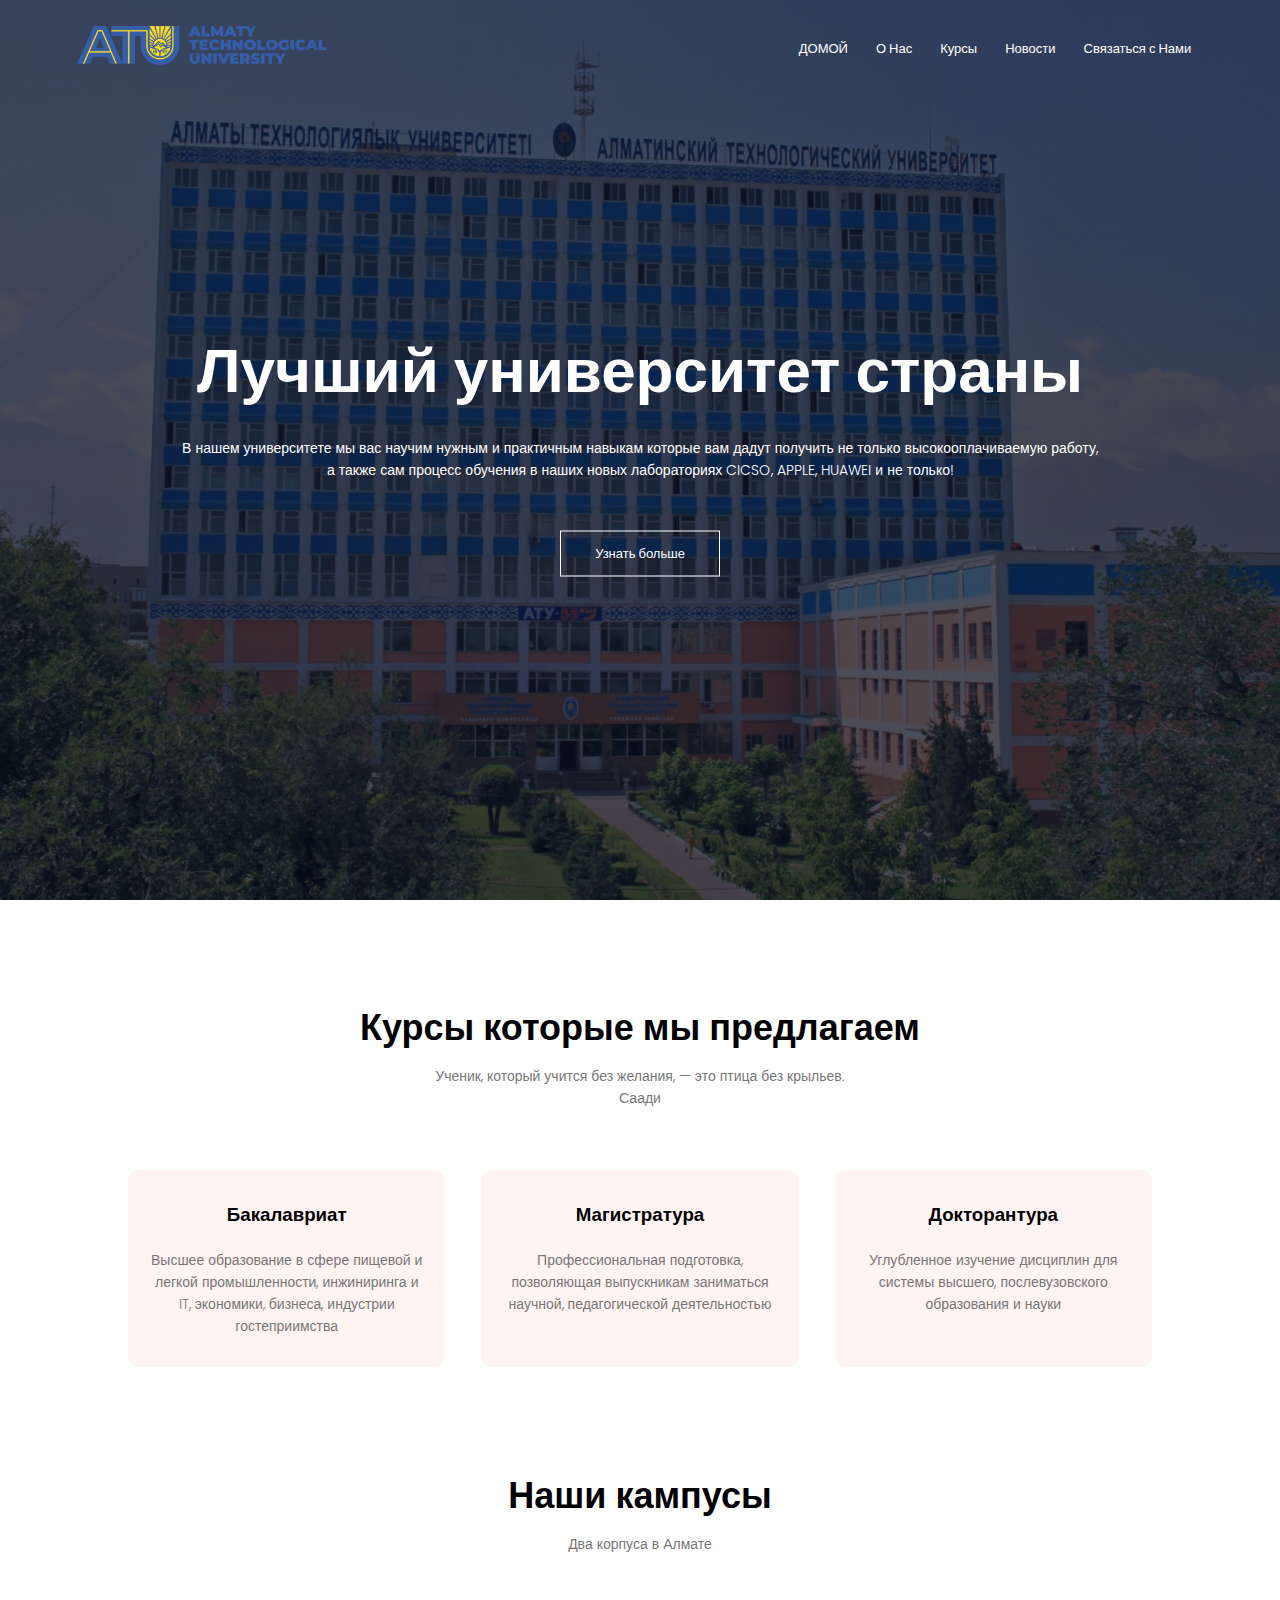
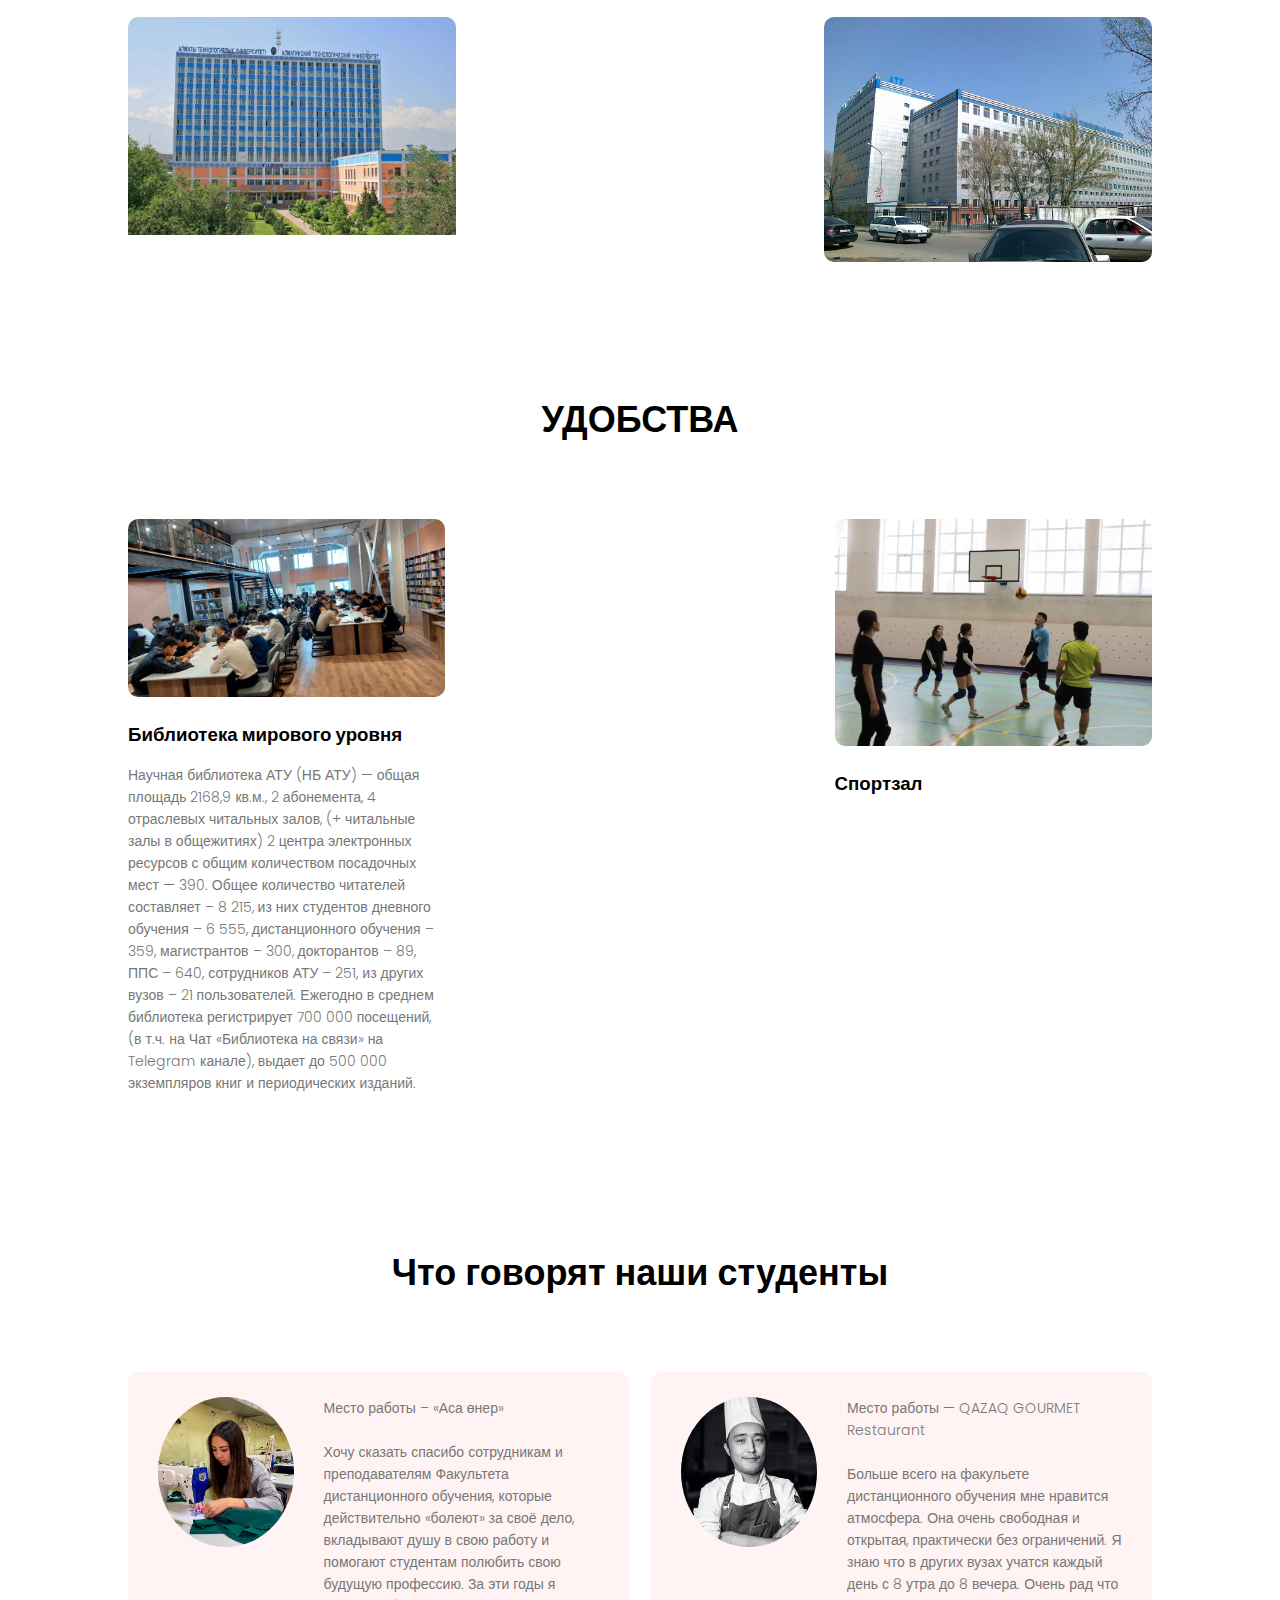
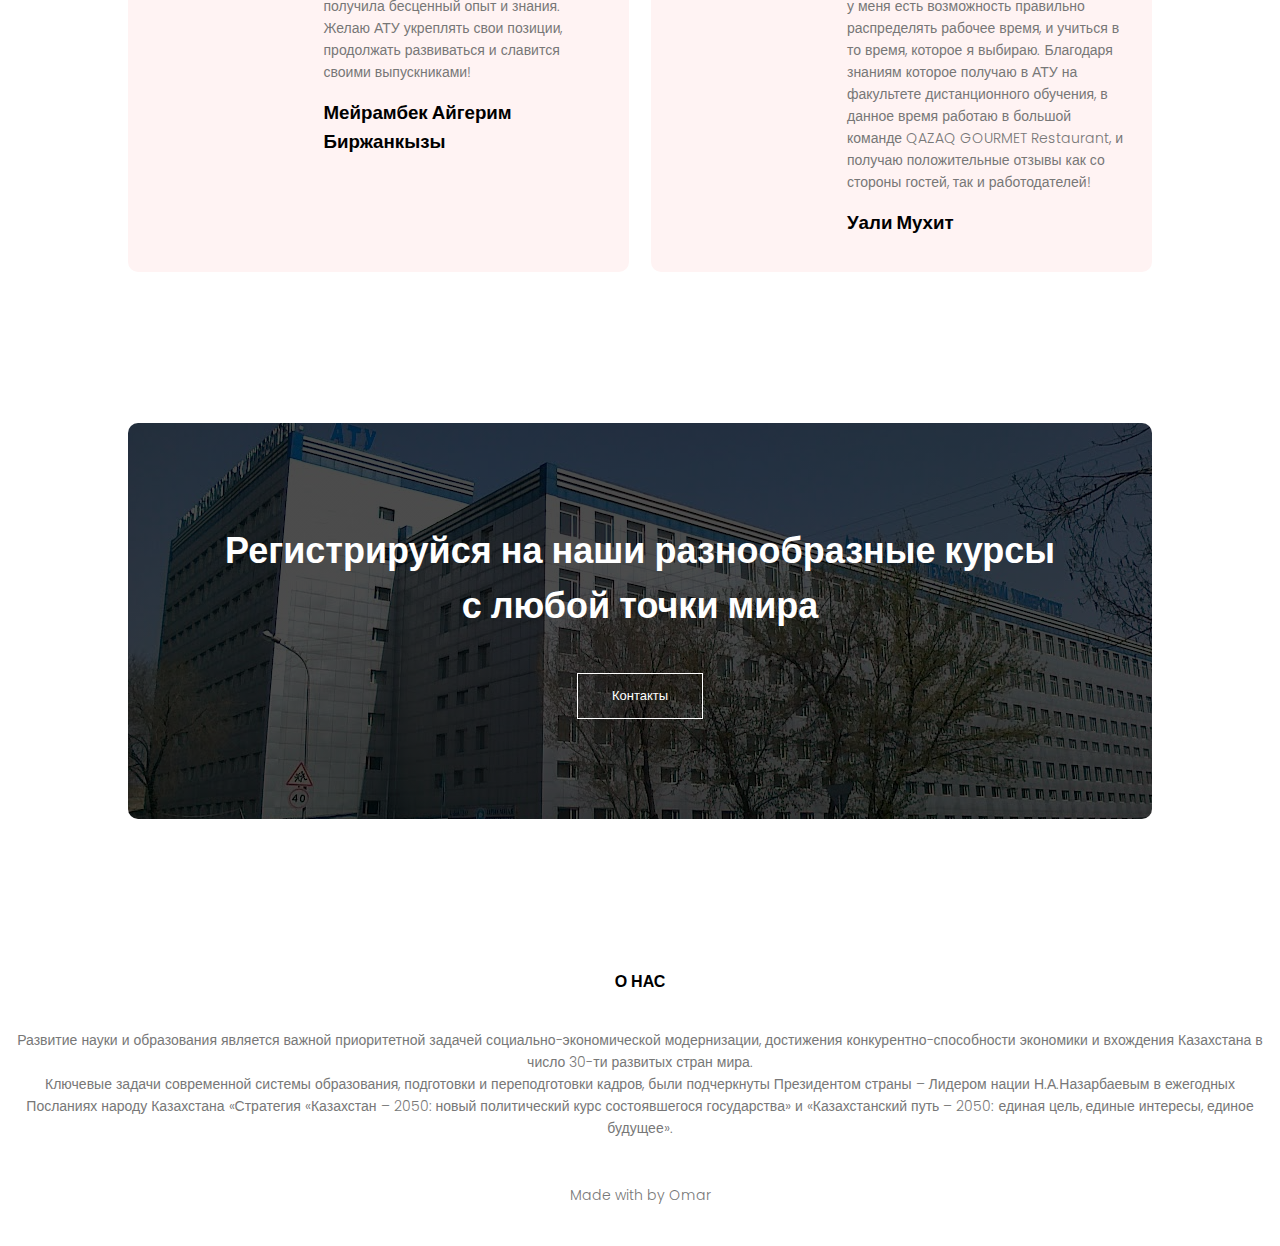
<file: index.html>
<!DOCTYPE html>
<html>
    
    <head>
        <meta name="viewport" content="width=device-width, initial-scale=1.0">
        <title>University website</title>
        <link rel="stylesheet" href="style.css"
        <link rel="preconnect" href="https://fonts.googleapis.com">
<link rel="preconnect" href="https://fonts.gstatic.com" crossorigin>
<link href="https://fonts.googleapis.com/css2?family=Poppins:wght@100;200;300;400;600;700&display=swap" rel="stylesheet">
        
<link rel="stylesheet" href="https://cdnjs.cloudflare.com/ajax/libs/font-awesome/6.4.0/css/all.min.css" integrity="sha512-iecdLmaskl7CVkqkXNQ/ZH/XLlvWZOJyj7Yy7tcenmpD1ypASozpmT/E0iPtmFIB46ZmdtAc9eNBvH0H/ZpiBw==" crossorigin="anonymous" referrerpolicy="no-referrer" />
    
    </head>
<body>
        <section class="header">
            <nav>
            
            <a href="index.html"> <img src="images/logo.png"> </a>
                <div class="nav-links" id="navLinks">
                <i class="fa fa-times" onclick="hideMenu()"></i>
                    <ul>
                    <li><a href="index.html">ДОМОЙ</a></li>
                    <li><a href="about.html">О Нас</a></li>
                    <li><a href="course.html">Курсы</a></li>
                    <li><a href="blog.html">Новости</a></li>
                    <li><a href="contacts.html">Связаться с Нами</a></li>
                    </ul>
                
                </div>
                <i class="fa fa-bars" onclick="showMenu()"></i>
            </nav>
<div class="text-box">
    <h1>Лучший университет страны</h1>
    <p>В нашем университете мы вас научим нужным и практичным навыкам которые вам дадут получить не только высокооплачиваемую работу, <br> а также сам процесс обучения в наших новых лабораториях CICSO, APPLE, HUAWEI и не только! 
    </p>
    <a href="" class="hero-btn">Узнать больше</a>
    
</div>
        
        </section>
<!----------Course---------->
    
<section class="course">
    <h1>Курсы которые мы предлагаем</h1>
    <p>Ученик, который учится без желания, — это птица без крыльев.<br>Саади</p>
    
    <div class="row">
        <div class="course-col">
            <h3>Бакалавриат</h3> 
            <p>Высшее образование в сфере пищевой и легкой промышленности, инжиниринга и IT, экономики, бизнеса, индустрии гостеприимства</p>
        </div>
        <div class="course-col">
            <h3>Магистратура</h3> 
            <p>Профессиональная подготовка, позволяющая выпускникам заниматься научной, педагогической деятельностью</p>
        </div>
        <div class="course-col">
            <h3>Докторантура</h3> 
            <p>Углубленное изучение дисциплин для системы высшего, послевузовского образования и науки</p>
        </div>
    </div>

</section>

    <!---------campus-------->

    <section class="campus">
        <h1>Наши кампусы</h1>
        <p>Два корпуса в Алмате</p>
        
        <div class="row">
            <div class="campus-col">
                <img src="images/baitursynova.jpg">
                <div class="layer"> 
                    <h3>На Байтурсынова</h3>
                </div>
            </div>
            <div class="campus-col">
                <img src="images/sayran.jpg">
                <div class="layer"> 
                    <h3>На Сайране</h3>
                </div>
            </div>
        </div>
    </section>
    
<!----------------FACILITIES------>
    <section class="facilities">
        <h1>УДОБСТВА</h1>
        <p> </p>
        
        <div class="row">
            <div class="facilities-col">
                <img src="images/library.jpeg">
                <h3>Библиотека мирового уровня</h3>
                <p>Научная библиотека АТУ (НБ АТУ) — общая площадь 2168,9 кв.м., 2 абонемента, 4 отраслевых читальных залов, (+ читальные залы в общежитиях) 2 центра электронных ресурсов с общим количеством посадочных мест — 390. Общее количество читателей составляет – 8 215, из них студентов дневного обучения – 6 555, дистанционного обучения –359, магистрантов – 300, докторантов – 89, ППС – 640, сотрудников АТУ – 251, из других вузов – 21 пользователей. Ежегодно в среднем библиотека регистрирует 700 000 посещений, (в т.ч. на Чат «Библиотека на связи» на Telegram канале),  выдает до 500 000 экземпляров книг и периодических изданий.</p>
            </div>
            <div class="facilities-col">
                <img src="images/sportzal.jpg">
                <h3>Спортзал</h3>
                <p></p>
            </div>
        </div>
        
    </section>
    
    
<!--------------------OTZYVY------->
    
<section class="otzyvy">
        <h1>Что говорят наши студенты</h1>
        <p> </p>
    <div class="row">
        <div class="otzyvy-col">
            <img src="images/aigerim.png">
            <div>
                <p>Место работы – «Аса өнер»<br><br>
                    Хочу сказать спасибо сотрудникам и  преподавателям Факультета дистанционного обучения, которые действительно «болеют» за своё дело, вкладывают душу в свою работу и помогают студентам полюбить свою будущую профессию. За эти годы я получила бесценный опыт и знания. Желаю АТУ укреплять свои позиции, продолжать развиваться и славится своими выпускниками!</p>
                <h3>Мейрамбек Айгерим Биржанкызы</h3>
                <i class="fa fa-star"></i>
                <i class="fa fa-star"></i>
                <i class="fa fa-star"></i>
                <i class="fa fa-star"></i>
                <i class="fa fa-star-o"></i>


            </div>
        </div>
        <div class="otzyvy-col">
            <img src="images/uali.png">
            <div>
                <p>Место работы — QAZAQ GOURMET Restaurant <br><br>
                    Больше всего на факульете дистанционного обучения мне нравится атмосфера. Она очень свободная и открытая, практически без ограничений. Я знаю что в других вузах учатся каждый день с 8 утра до 8 вечера. Очень рад что у меня есть возможность правильно распределять рабочее время, и учиться в то время, которое я выбираю. Благодаря знаниям которое получаю в АТУ на факультете дистанционного обучения, в данное время работаю в большой команде QAZAQ GOURMET Restaurant, и получаю положительные отзывы как со стороны гостей, так и работодателей!</p>
                <h3>Уали Мухит</h3>
                <i class="fa fa-star"></i>
                <i class="fa fa-star"></i>
                <i class="fa fa-star"></i>
                <i class="fa fa-star"></i>
                <i class="fa fa-star-half-o"></i>
            </div>
        </div>
        
    </div>

    </section>
    
<!-----------------CALL TO ACTION----------->

<section class="cta">
    <h1>Регистрируйся на наши разнообразные курсы<br>с любой точки мира</h1>
    <a href="" class="hero-btn">Контакты</a>
</section>    
    

<!-----------------Footer----------->
    <section class="footer">
        <h4>О НАС</h4>
        <p>Развитие науки и образования является важной приоритетной задачей социально-экономической модернизации, достижения конкурентно-способности экономики и вхождения Казахстана в число 30-ти развитых стран мира.<br>
Ключевые задачи современной системы образования, подготовки и переподготовки кадров, были подчеркнуты Президентом страны – Лидером нации Н.А.Назарбаевым в ежегодных Посланиях народу Казахстана «Стратегия «Казахстан – 2050: новый политический курс состоявшегося государства» и «Казахстанский путь – 2050: единая цель, единые интересы, единое будущее».</p>
        <div class="icons">
        <i class="fab fa-facebook"></i>
        <i class="fab fa-twitter"></i>
        <i class="fab fa-instagram"></i>
        <p>Made with <i class="far fa-heart"></i> by Omar </p>
</div>
    
    </section>
    
    
    
    
    


<!------JavaScript for Toggle Menu--------->
    <script>
    var navLinks = document.getElementById("navLinks");
    
    function showMenu(){
        navLinks.style.right = "0";
        
    }
    function hideMenu(){
        navLinks.style.right = "-200px";
        
    }
        
    </script>
    
</body>
    
</html>
</file>
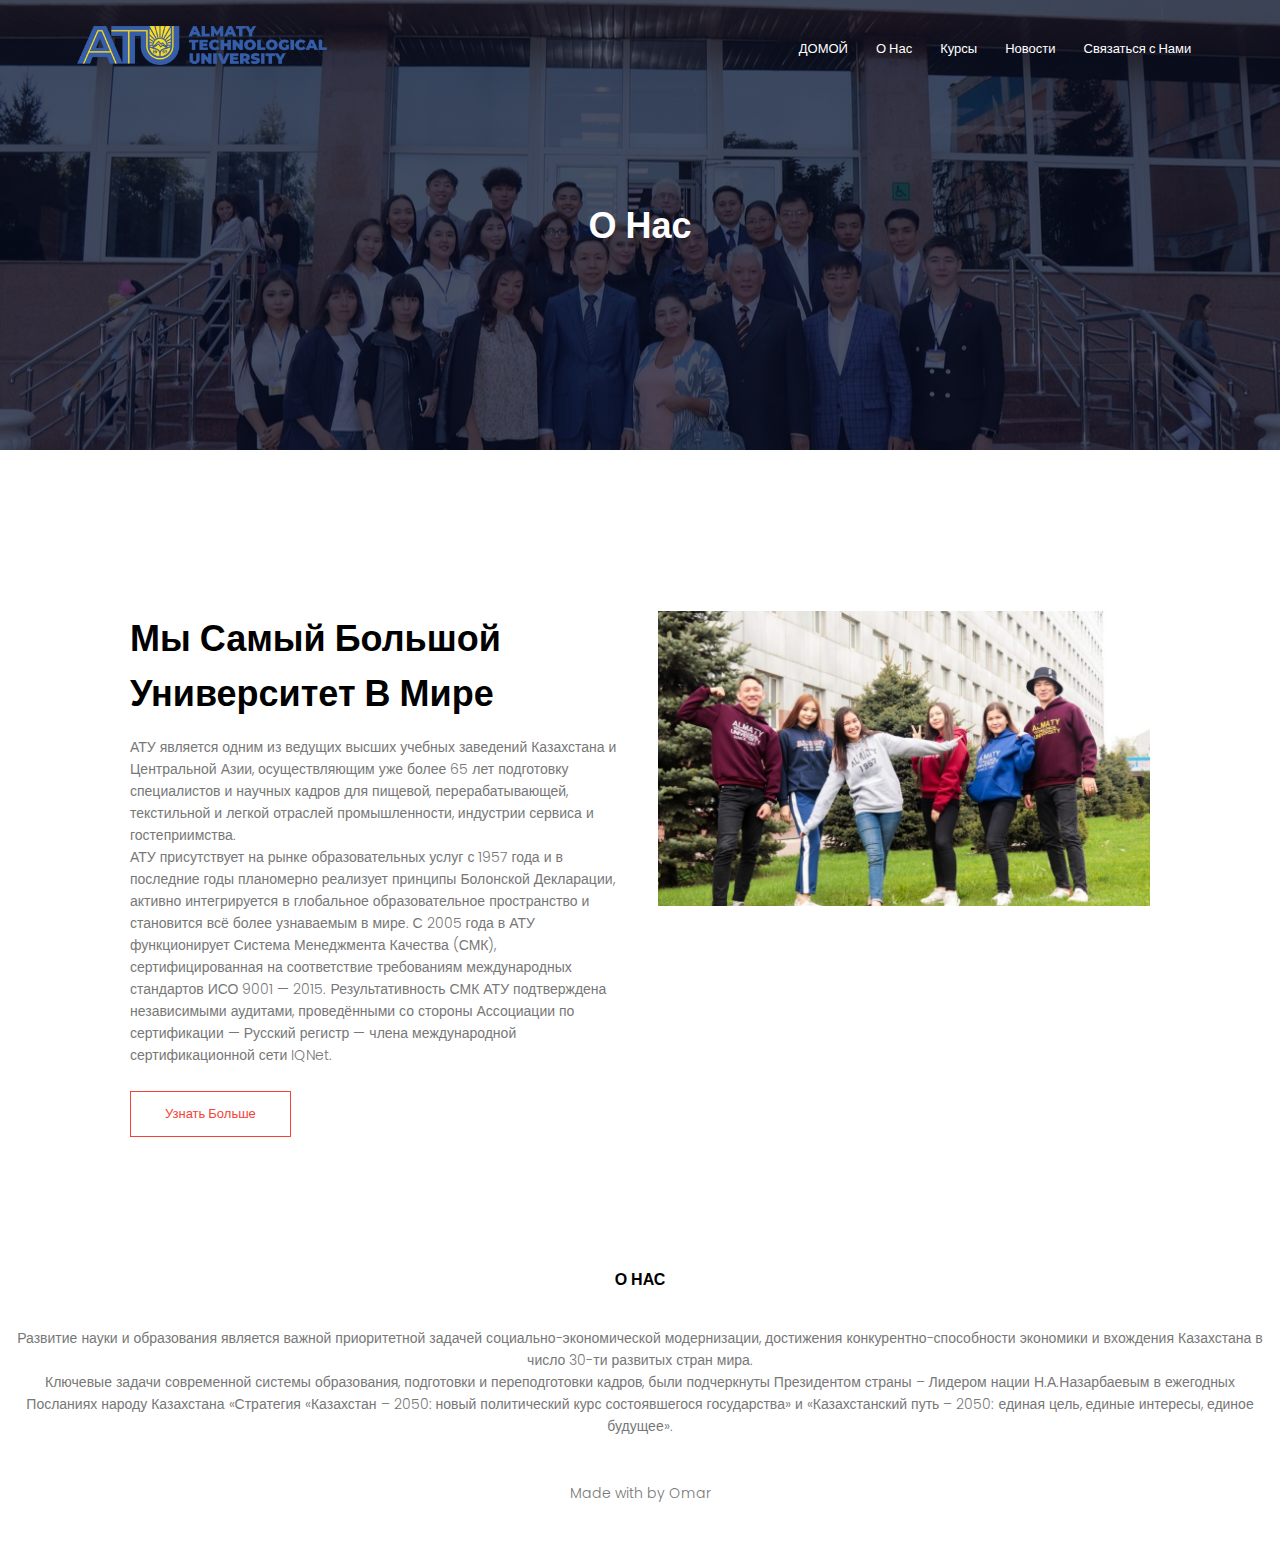
<file: about.html>
<!DOCTYPE html>
<html>
    
    <head>
        <meta name="viewport" content="width=device-width, initial-scale=1.0">
        <title>University website</title>
        <link rel="stylesheet" href="style.css"
        <link rel="preconnect" href="https://fonts.googleapis.com">
<link rel="preconnect" href="https://fonts.gstatic.com" crossorigin>
<link href="https://fonts.googleapis.com/css2?family=Poppins:wght@100;200;300;400;600;700&display=swap" rel="stylesheet">
        
<link rel="stylesheet" href="https://cdnjs.cloudflare.com/ajax/libs/font-awesome/6.4.0/css/all.min.css" integrity="sha512-iecdLmaskl7CVkqkXNQ/ZH/XLlvWZOJyj7Yy7tcenmpD1ypASozpmT/E0iPtmFIB46ZmdtAc9eNBvH0H/ZpiBw==" crossorigin="anonymous" referrerpolicy="no-referrer" />
    
    </head>
<body>
        <section class="sub-header">
            <nav>
            
            <a href="index.html"> <img src="images/logo.png"> </a>
                <div class="nav-links" id="navLinks">
                <i class="fa fa-times" onclick="hideMenu()"></i>
                    <ul>
                    <li><a href="index.html">ДОМОЙ</a></li>
                    <li><a href="about.html">О Нас</a></li>
                    <li><a href="course.html">Курсы</a></li>
                    <li><a href="blog.html">Новости</a></li>
                    <li><a href="contacts.html">Связаться с Нами</a></li>
                    </ul>
                
                </div>
                <i class="fa fa-bars" onclick="showMenu()"></i>
            </nav>
        <h1>О Нас</h1>
        </section>

<!--------ABOUT US CONTENT----------->
    
    <section class="about-us">
        <div class="row">
            <div class="about-col">
                <h1>Мы Самый Большой Университет В Мире</h1>
                <p>АТУ является одним из ведущих высших учебных заведений Казахстана и Центральной Азии, осуществляющим уже более 65 лет подготовку специалистов и научных кадров для пищевой, перерабатывающей, текстильной и легкой отраслей промышленности, индустрии сервиса и гостеприимства. <br>АТУ присутствует на рынке образовательных услуг с 1957 года и в последние годы планомерно реализует принципы Болонской Декларации, активно интегрируется в глобальное образовательное пространство и становится всё более узнаваемым в мире. С 2005 года в АТУ функционирует Система Менеджмента Качества (СМК), <br>сертифицированная на соответствие требованиям международных стандартов ИСО 9001 — 2015. Результативность СМК АТУ подтверждена независимыми аудитами, проведёнными со стороны Ассоциации по сертификации — Русский регистр — члена международной сертификационной сети IQNet.</p>
                <a href="" class="hero-btn red-btn">Узнать Больше</a>
            </div>
            <div class="about-col">
                <img src="images/about.jpeg">
            </div>
        </div>
    
    </section>


<!-----------------Footer----------->
    <section class="footer">
        <h4>О НАС</h4>
        <p>Развитие науки и образования является важной приоритетной задачей социально-экономической модернизации, достижения конкурентно-способности экономики и вхождения Казахстана в число 30-ти развитых стран мира.<br>
Ключевые задачи современной системы образования, подготовки и переподготовки кадров, были подчеркнуты Президентом страны – Лидером нации Н.А.Назарбаевым в ежегодных Посланиях народу Казахстана «Стратегия «Казахстан – 2050: новый политический курс состоявшегося государства» и «Казахстанский путь – 2050: единая цель, единые интересы, единое будущее».</p>
        <div class="icons">
        <i class="fab fa-facebook"></i>
        <i class="fab fa-twitter"></i>
        <i class="fab fa-instagram"></i>
        <p>Made with <i class="far fa-heart"></i> by Omar </p>
</div>
    
    </section>
    
    
    
    
    


<!------JavaScript for Toggle Menu--------->
    <script>
    var navLinks = document.getElementById("navLinks");
    
    function showMenu(){
        navLinks.style.right = "0";
        
    }
    function hideMenu(){
        navLinks.style.right = "-200px";
        
    }
        
    </script>
    
</body>
    
</html>
</file>
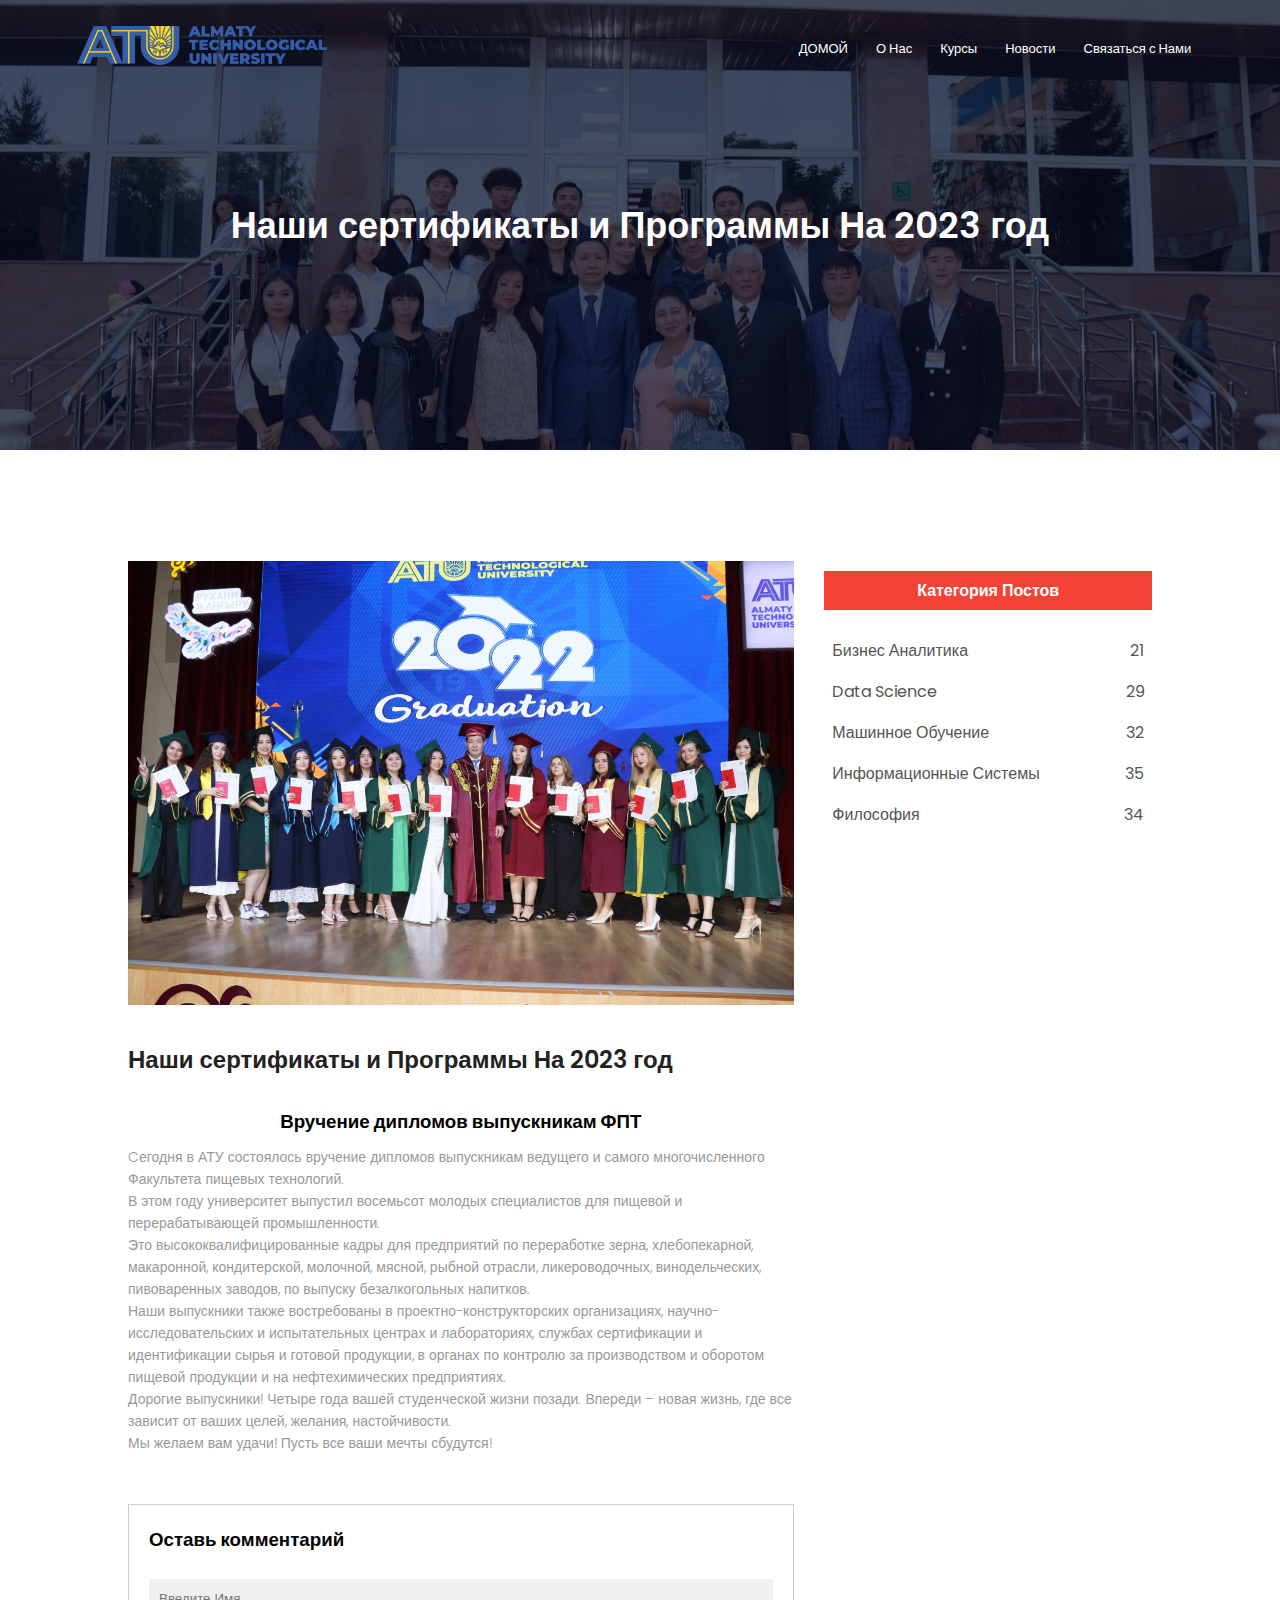
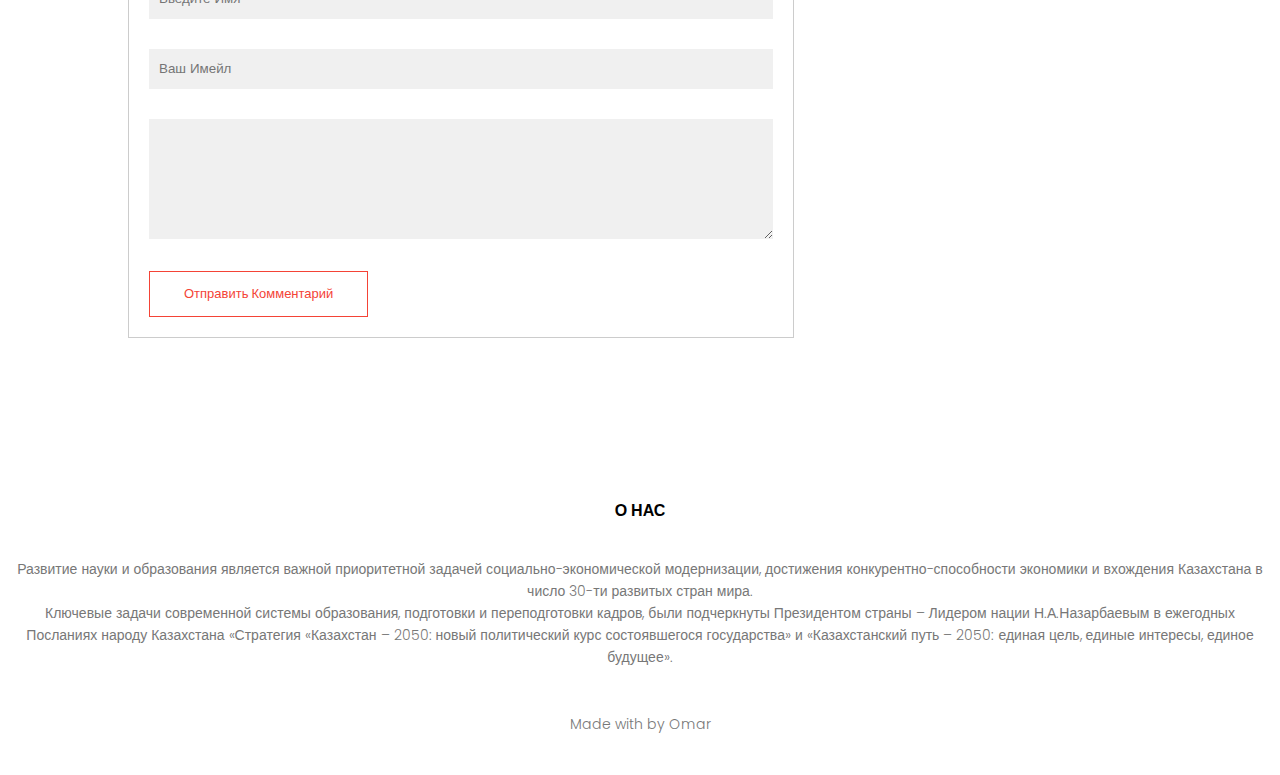
<file: blog.html>
<!DOCTYPE html>
<html>
    
    <head>
        <meta name="viewport" content="width=device-width, initial-scale=1.0">
        <title>University website</title>
        <link rel="stylesheet" href="style.css"
        <link rel="preconnect" href="https://fonts.googleapis.com">
<link rel="preconnect" href="https://fonts.gstatic.com" crossorigin>
<link href="https://fonts.googleapis.com/css2?family=Poppins:wght@100;200;300;400;600;700&display=swap" rel="stylesheet">
        
<link rel="stylesheet" href="https://cdnjs.cloudflare.com/ajax/libs/font-awesome/6.4.0/css/all.min.css" integrity="sha512-iecdLmaskl7CVkqkXNQ/ZH/XLlvWZOJyj7Yy7tcenmpD1ypASozpmT/E0iPtmFIB46ZmdtAc9eNBvH0H/ZpiBw==" crossorigin="anonymous" referrerpolicy="no-referrer" />
    
    </head>
<body>
        <section class="sub-header">
            <nav>
            
            <a href="index.html"> <img src="images/logo.png"> </a>
                <div class="nav-links" id="navLinks">
                <i class="fa fa-times" onclick="hideMenu()"></i>
                    <ul>
                    <li><a href="index.html">ДОМОЙ</a></li>
                    <li><a href="about.html">О Нас</a></li>
                    <li><a href="course.html">Курсы</a></li>
                    <li><a href="blog.html">Новости</a></li>
                    <li><a href="contacts.html">Связаться с Нами</a></li>
                    </ul>
                
                </div>
                <i class="fa fa-bars" onclick="showMenu()"></i>
            </nav>
        <h1>Наши сертификаты и Программы На 2023 год</h1>
        </section>
    
<!-------------------- Blog page Content------------->
    
    <section class="blog-content">
        <div class="row">
            <div class="blog-left">
            <img src="images/certificate.jpeg">
            <h2>Наши сертификаты и Программы На 2023 год</h2>
                
            <h3>Вручение дипломов выпускникам ФПТ</h3>
<p>Cегодня в АТУ состоялось вручение дипломов выпускникам ведущего и самого многочисленного Факультета пищевых технологий.
                </p>
<p>В этом году университет выпустил восемьсот молодых специалистов для пищевой и перерабатывающей промышленности.
<br>
Это высококвалифицированные кадры для предприятий по переработке зерна, хлебопекарной, макаронной, кондитерской, молочной, мясной, рыбной отрасли, ликероводочных, винодельческих, пивоваренных заводов, по выпуску безалкогольных напитков. </p>
<p> Наши выпускники также востребованы в проектно-конструкторских организациях, научно-исследовательских и испытательных центрах и лабораториях, службах сертификации и идентификации сырья и готовой продукции, в органах по контролю за производством и оборотом пищевой продукции и на нефтехимических предприятиях.<br>
    Дорогие выпускники! Четыре года вашей студенческой жизни позади. Впереди – новая жизнь, где все зависит от ваших целей, желания, настойчивости.</p>
<p>
Мы желаем вам удачи! Пусть все ваши мечты сбудутся!</p>
                
                
                <div class="comment-box">
                        <h3>Оставь комментарий</h3>
                    
                        <form class="comment-form">
                            <input type="text" placeholder="Введите Имя">
                            <input type="email" placeholder="Ваш Имейл">
                            <textarea rows="5" placeholder="Комментарий" >
                                
                            </textarea>
                            <button type="submit" class="hero-btn red-btn" >Отправить Комментарий</button>
                        </form>
                    
                </div>    
            </div>
            
            <div class="blog-right">
            <h3>Категория Постов</h3>
            <div>
                <span>Бизнес Аналитика</span>
                <span>21</span>
            </div>
            <div>
                <span>Data Science</span>
                <span>29</span>
            </div>
            <div>
                <span>Машинное Обучение</span>
                <span>32</span>
            </div>
            <div>
                <span>Информационные Системы</span>
                <span>35</span>
            </div>
            <div>
                <span>Философия</span>
                <span>34</span>
            </div>
            </div>
        </div>
    </section>
   


<!-----------------Footer----------->
    <section class="footer">
        <h4>О НАС</h4>
        <p>Развитие науки и образования является важной приоритетной задачей социально-экономической модернизации, достижения конкурентно-способности экономики и вхождения Казахстана в число 30-ти развитых стран мира.<br>
Ключевые задачи современной системы образования, подготовки и переподготовки кадров, были подчеркнуты Президентом страны – Лидером нации Н.А.Назарбаевым в ежегодных Посланиях народу Казахстана «Стратегия «Казахстан – 2050: новый политический курс состоявшегося государства» и «Казахстанский путь – 2050: единая цель, единые интересы, единое будущее».</p>
        <div class="icons">
        <i class="fab fa-facebook"></i>
        <i class="fab fa-twitter"></i>
        <i class="fab fa-instagram"></i>
        <p>Made with <i class="far fa-heart"></i> by Omar </p>
</div>
    
    </section>
    
    
    
    
    


<!------JavaScript for Toggle Menu--------->
    <script>
    var navLinks = document.getElementById("navLinks");
    
    function showMenu(){
        navLinks.style.right = "0";
        
    }
    function hideMenu(){
        navLinks.style.right = "-200px";
        
    }
        
    </script>
    
</body>
    
</html>
</file>
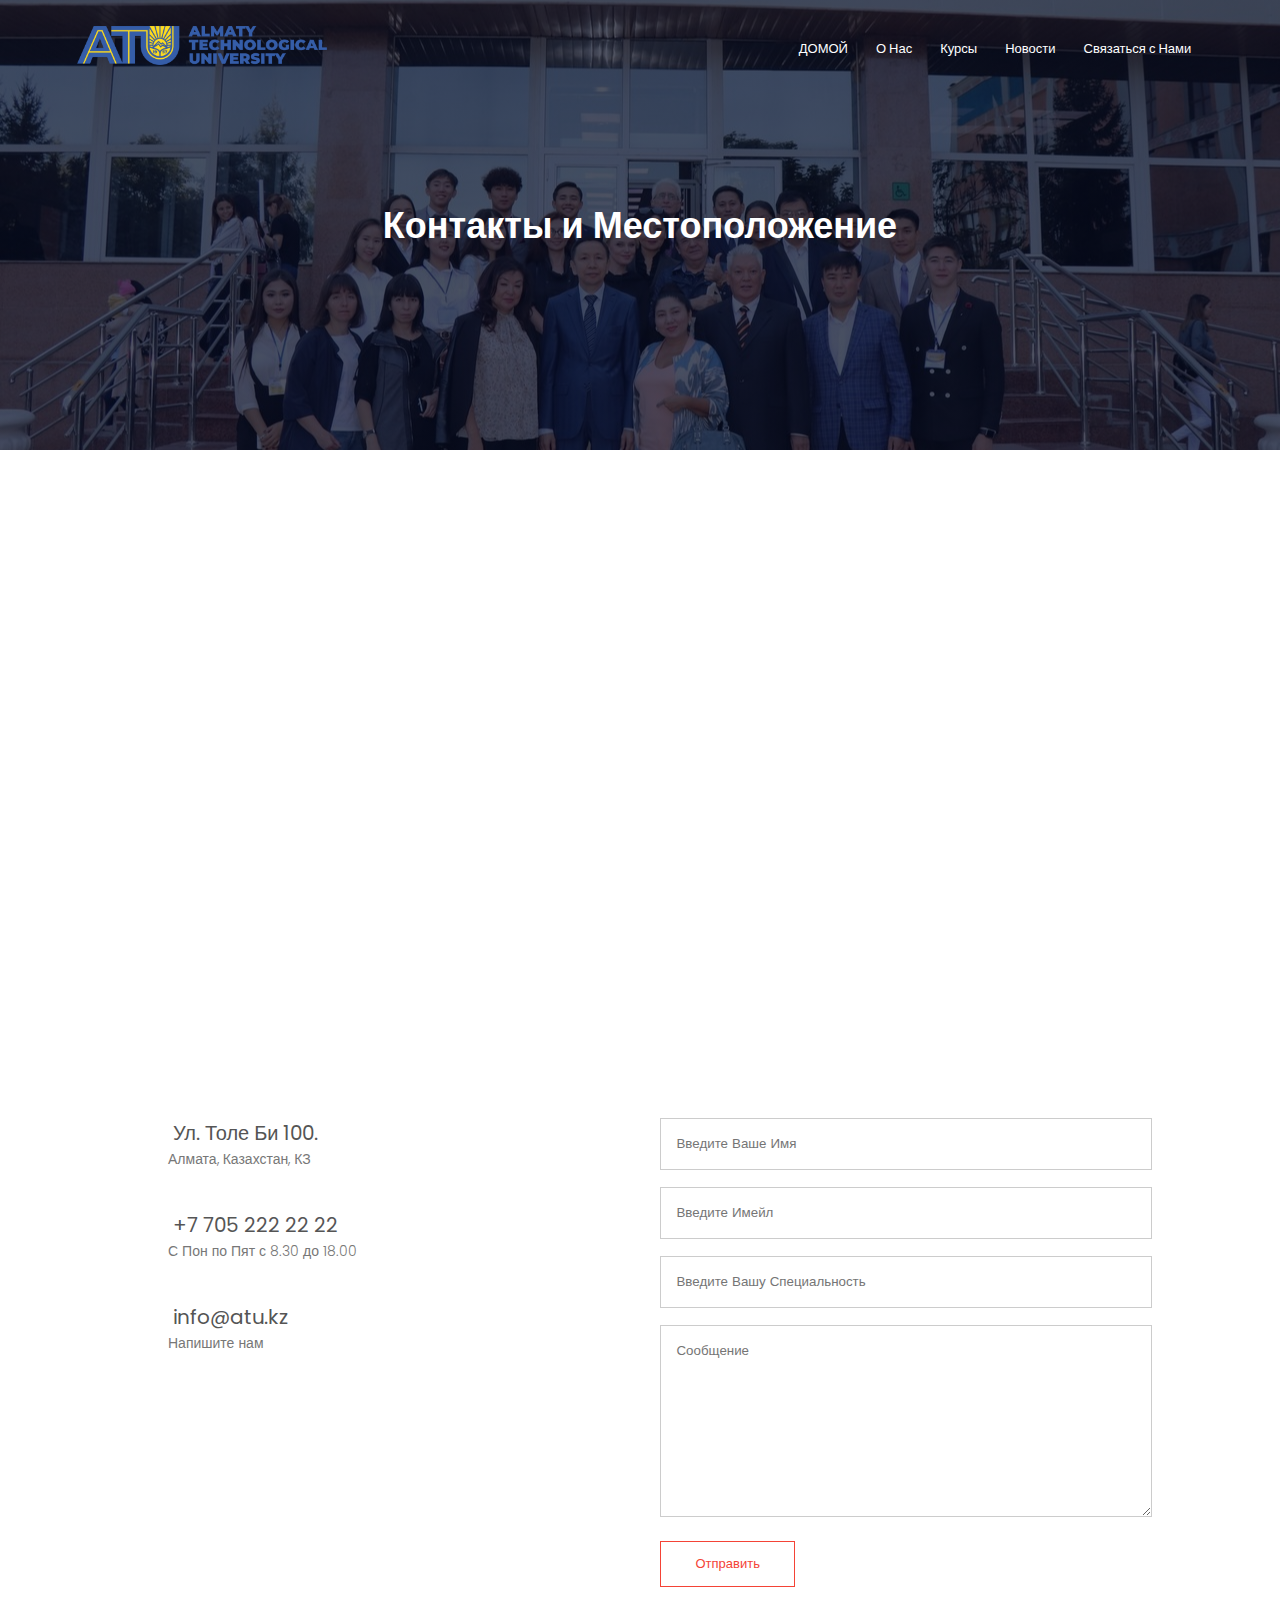
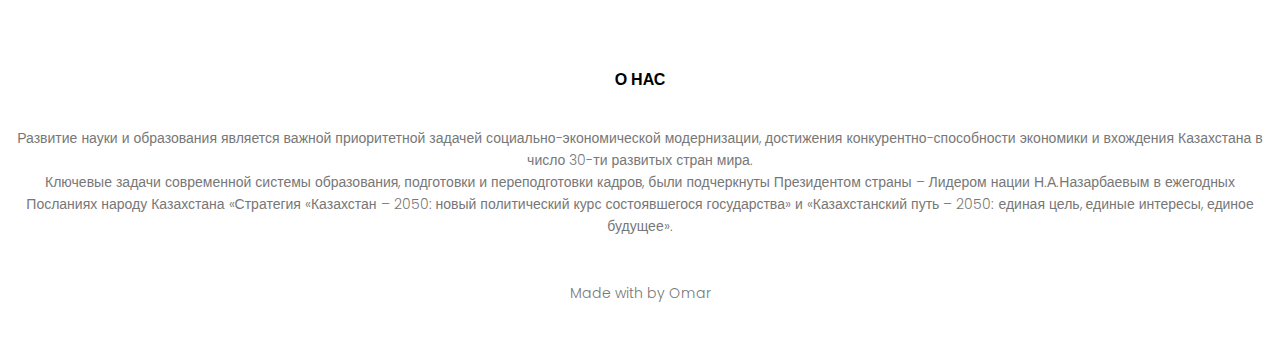
<file: contacts.html>
<!DOCTYPE html>
<html>
    
    <head>
        <meta name="viewport" content="width=device-width, initial-scale=1.0">
        <title>University website</title>
        <link rel="stylesheet" href="style.css"
        <link rel="preconnect" href="https://fonts.googleapis.com">
<link rel="preconnect" href="https://fonts.gstatic.com" crossorigin>
<link href="https://fonts.googleapis.com/css2?family=Poppins:wght@100;200;300;400;600;700&display=swap" rel="stylesheet">
        
<link rel="stylesheet" href="https://cdnjs.cloudflare.com/ajax/libs/font-awesome/6.4.0/css/all.min.css" integrity="sha512-iecdLmaskl7CVkqkXNQ/ZH/XLlvWZOJyj7Yy7tcenmpD1ypASozpmT/E0iPtmFIB46ZmdtAc9eNBvH0H/ZpiBw==" crossorigin="anonymous" referrerpolicy="no-referrer" />
    
    </head>
<body>
        <section class="sub-header">
            <nav>
            
            <a href="index.html"> <img src="images/logo.png"> </a>
                <div class="nav-links" id="navLinks">
                <i class="fa fa-times" onclick="hideMenu()"></i>
                    <ul>
                    <li><a href="index.html">ДОМОЙ</a></li>
                    <li><a href="about.html">О Нас</a></li>
                    <li><a href="course.html">Курсы</a></li>
                    <li><a href="blog.html">Новости</a></li>
                    <li><a href="contacts.html">Связаться с Нами</a></li>
                    </ul>
                
                </div>
                <i class="fa fa-bars" onclick="showMenu()"></i>
            </nav>
        <h1>Контакты и Местоположение</h1>
        </section>

<!--------CONTACT US----------->

    <section class="location">
        
        <iframe src="https://www.google.com/maps/embed?pb=!1m14!1m8!1m3!1d11623.791144273782!2d76.9266151!3d43.2525161!3m2!1i1024!2i768!4f13.1!3m3!1m2!1s0x38836eb6e3358263%3A0xd0eec60cc5996f34!2z0JDQu9C80LDRgtGLINGC0LXRhdC90L7Qu9C-0LPQuNGP0LvRi9KbINGD0L3QuNCy0LXRgNGB0LjRgtC10YLRlg!5e0!3m2!1skk!2skz!4v1682439156931!5m2!1skk!2skz" width="600" height="450" style="border:0;" allowfullscreen="" loading="lazy" referrerpolicy="no-referrer-when-downgrade"></iframe>
    
    </section>
    
    
<section class="contact-us"> 
    <div class="row">
    <div class="contact-col">
    <div>
         <i class="fa-solid fa-house"></i>
        <span>
            <h5>Ул. Толе Би 100.</h5>
            <p>Алмата, Казахстан, КЗ</p>
        </span>
    </div>
    
    <div>
         <i class="fas fa-phone"></i>
        <span>
            <h5>+7 705 222 22 22 </h5>
            <p>С Пон по Пят с 8.30 до 18.00</p>
        </span>
    </div>
    <div>
         <i class="fa-solid fa-envelope"></i>
        <span>
            <h5>info@atu.kz</h5>
            <p>Напишите нам</p>
        </span>
        </div>
    </div>
        
<div class="contact-col">
            
        <form action="form-handler.php" method="post">
            <input type="text" name="name" placeholder="Введите Ваше Имя" required>
            <input type="email"name="email" placeholder="Введите Имейл" required>
            <input type="text" name="subject" placeholder="Введите Вашу Специальность" required>
            <textarea rows="8" name="message" placeholder="Сообщение" required ></textarea>
            <button type="submit" class="hero-btn red-btn" >Отправить</button>
        </form> 
    
 </div>                
</div>
    
    
    
    
</section>    
    
    
    
    
    
    
   

<!-----------------Footer----------->
    <section class="footer">
        <h4>О НАС</h4>
        <p>Развитие науки и образования является важной приоритетной задачей социально-экономической модернизации, достижения конкурентно-способности экономики и вхождения Казахстана в число 30-ти развитых стран мира.<br>
Ключевые задачи современной системы образования, подготовки и переподготовки кадров, были подчеркнуты Президентом страны – Лидером нации Н.А.Назарбаевым в ежегодных Посланиях народу Казахстана «Стратегия «Казахстан – 2050: новый политический курс состоявшегося государства» и «Казахстанский путь – 2050: единая цель, единые интересы, единое будущее».</p>
        <div class="icons">
        <i class="fab fa-facebook"></i>
        <i class="fab fa-twitter"></i>
        <i class="fab fa-instagram"></i>
        <p>Made with <i class="far fa-heart"></i> by Omar </p>
</div>
    
    </section>
    
    
    
    
    


<!------JavaScript for Toggle Menu--------->
    <script>
    var navLinks = document.getElementById("navLinks");
    
    function showMenu(){
        navLinks.style.right = "0";
        
    }
    function hideMenu(){
        navLinks.style.right = "-200px";
        
    }
        
    </script>
    
</body>
    
</html>
</file>
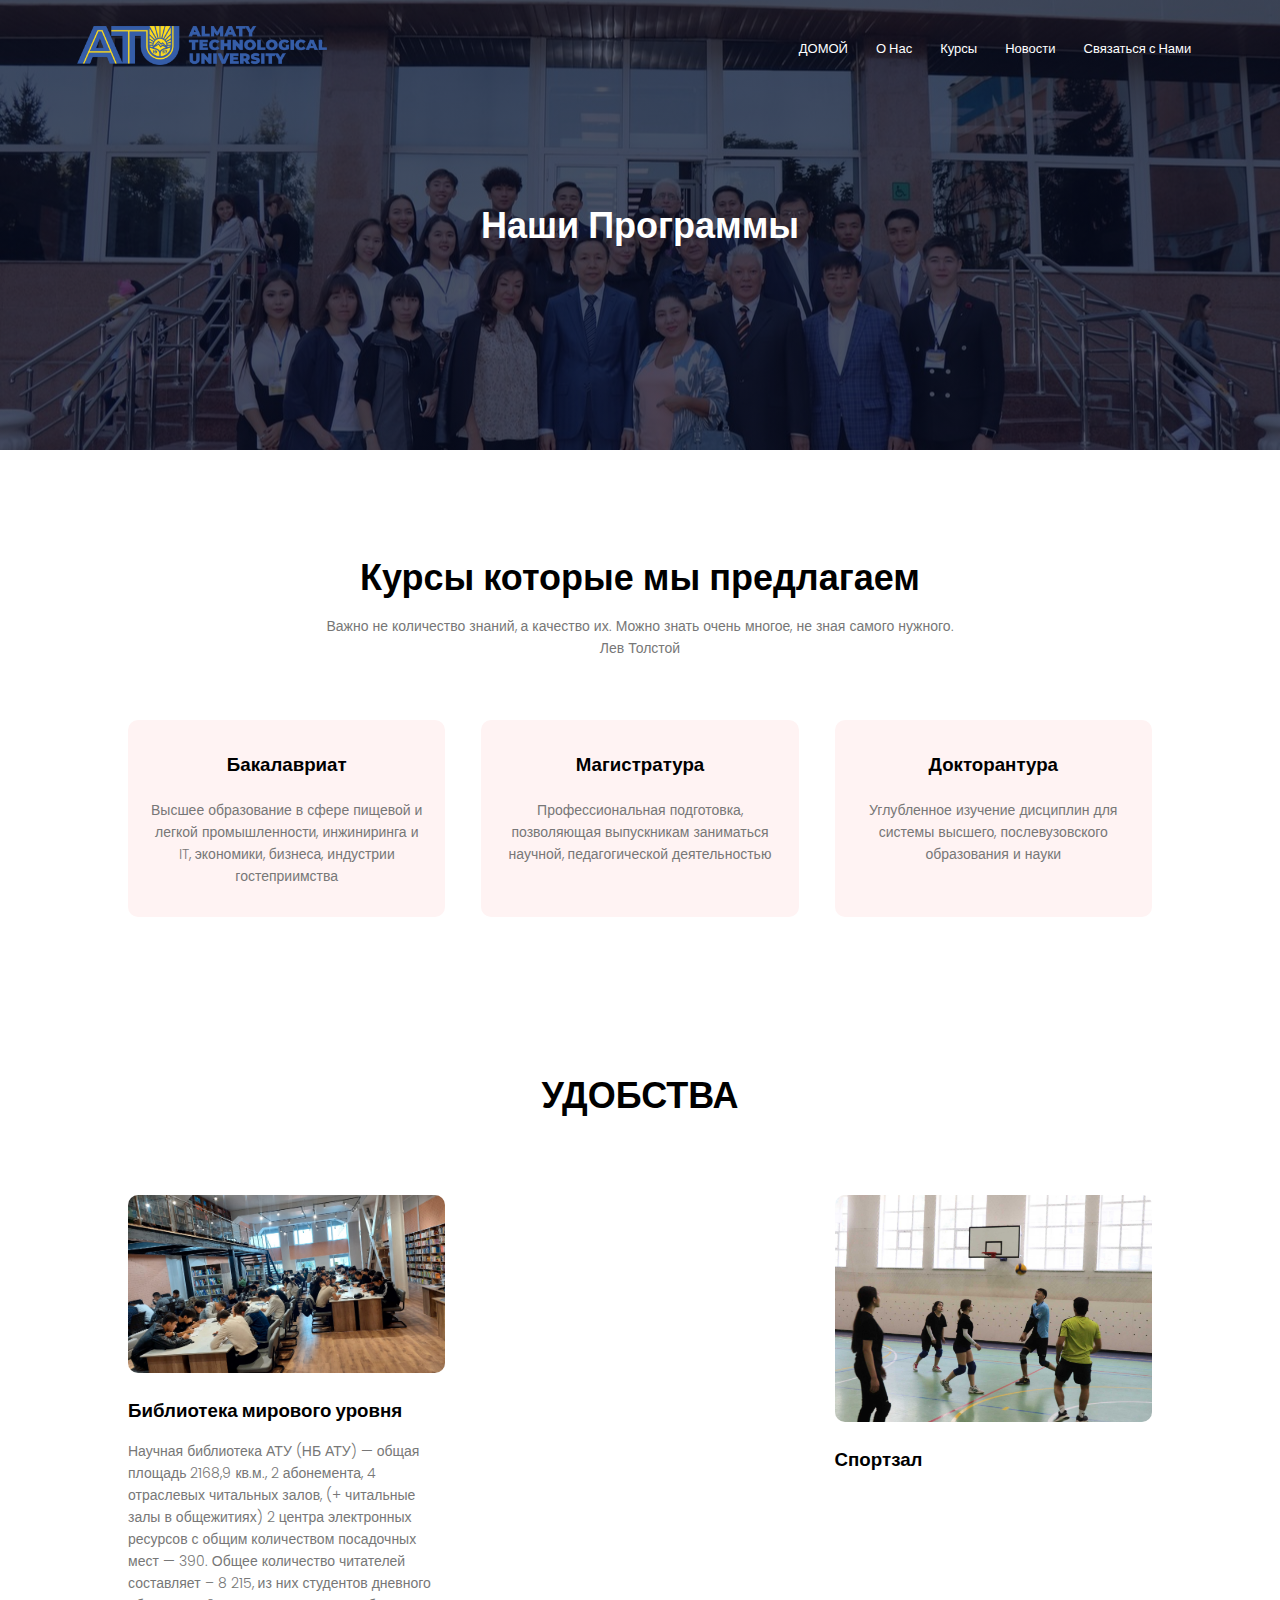
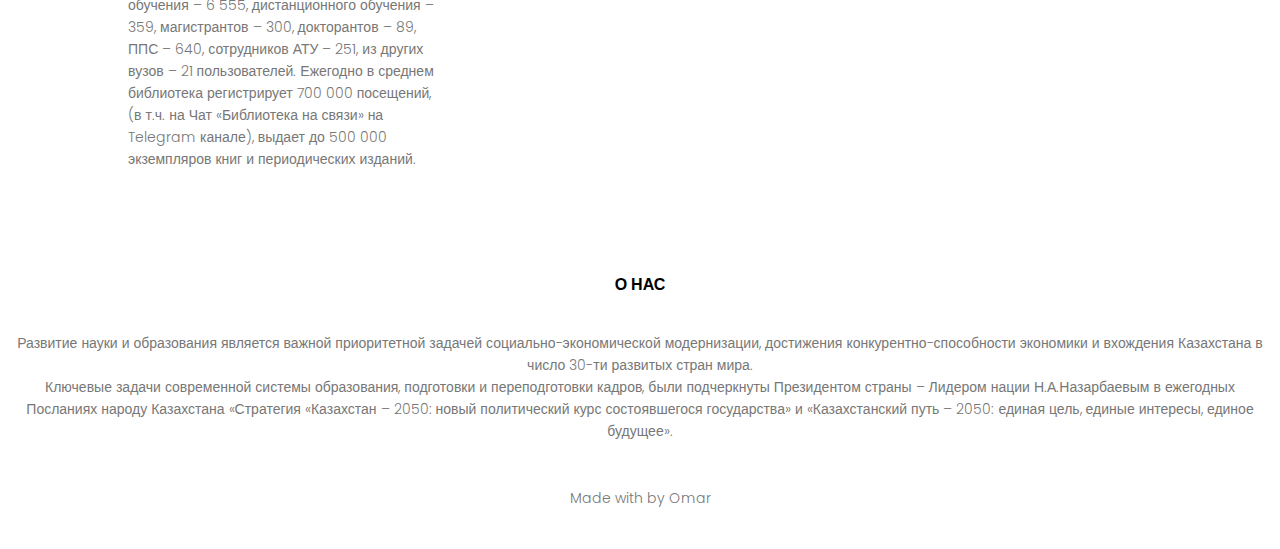
<file: course.html>
<!DOCTYPE html>
<html>
    
    <head>
        <meta name="viewport" content="width=device-width, initial-scale=1.0">
        <title>University website</title>
        <link rel="stylesheet" href="style.css"
        <link rel="preconnect" href="https://fonts.googleapis.com">
<link rel="preconnect" href="https://fonts.gstatic.com" crossorigin>
<link href="https://fonts.googleapis.com/css2?family=Poppins:wght@100;200;300;400;600;700&display=swap" rel="stylesheet">
        
<link rel="stylesheet" href="https://cdnjs.cloudflare.com/ajax/libs/font-awesome/6.4.0/css/all.min.css" integrity="sha512-iecdLmaskl7CVkqkXNQ/ZH/XLlvWZOJyj7Yy7tcenmpD1ypASozpmT/E0iPtmFIB46ZmdtAc9eNBvH0H/ZpiBw==" crossorigin="anonymous" referrerpolicy="no-referrer" />
    
    </head>
<body>
        <section class="sub-header">
            <nav>
            
            <a href="index.html"> <img src="images/logo.png"> </a>
                <div class="nav-links" id="navLinks">
                <i class="fa fa-times" onclick="hideMenu()"></i>
                    <ul>
                    <li><a href="index.html">ДОМОЙ</a></li>
                    <li><a href="about.html">О Нас</a></li>
                    <li><a href="course.html">Курсы</a></li>
                    <li><a href="blog.html">Новости</a></li>
                    <li><a href="contacts.html">Связаться с Нами</a></li>
                    </ul>
                
                </div>
                <i class="fa fa-bars" onclick="showMenu()"></i>
            </nav>
        <h1>Наши Программы</h1>
        </section>

    <!--------------------------course-------->
    
    <section class="course">
    <h1>Курсы которые мы предлагаем</h1>
    <p>Важно не количество знаний, а качество их. Можно знать очень многое, не зная самого нужного.<br>Лев Толстой</p>
    
    <div class="row">
        <div class="course-col">
            <h3>Бакалавриат</h3> 
            <p>Высшее образование в сфере пищевой и легкой промышленности, инжиниринга и IT, экономики, бизнеса, индустрии гостеприимства</p>
        </div>
        <div class="course-col">
            <h3>Магистратура</h3> 
            <p>Профессиональная подготовка, позволяющая выпускникам заниматься научной, педагогической деятельностью</p>
        </div>
        <div class="course-col">
            <h3>Докторантура</h3> 
            <p>Углубленное изучение дисциплин для системы высшего, послевузовского образования и науки</p>
        </div>
    </div>

</section>
    
    <!----------------FACILITIES------>
    <section class="facilities">
        <h1>УДОБСТВА</h1>
        <p> </p>
        
        <div class="row">
            <div class="facilities-col">
                <img src="images/library.jpeg">
                <h3>Библиотека мирового уровня</h3>
                <p>Научная библиотека АТУ (НБ АТУ) — общая площадь 2168,9 кв.м., 2 абонемента, 4 отраслевых читальных залов, (+ читальные залы в общежитиях) 2 центра электронных ресурсов с общим количеством посадочных мест — 390. Общее количество читателей составляет – 8 215, из них студентов дневного обучения – 6 555, дистанционного обучения –359, магистрантов – 300, докторантов – 89, ППС – 640, сотрудников АТУ – 251, из других вузов – 21 пользователей. Ежегодно в среднем библиотека регистрирует 700 000 посещений, (в т.ч. на Чат «Библиотека на связи» на Telegram канале),  выдает до 500 000 экземпляров книг и периодических изданий.</p>
            </div>
            <div class="facilities-col">
                <img src="images/sportzal.jpg">
                <h3>Спортзал</h3>
                <p></p>
            </div>
        </div>
        
    </section>


<!-----------------Footer----------->
    <section class="footer">
        <h4>О НАС</h4>
        <p>Развитие науки и образования является важной приоритетной задачей социально-экономической модернизации, достижения конкурентно-способности экономики и вхождения Казахстана в число 30-ти развитых стран мира.<br>
Ключевые задачи современной системы образования, подготовки и переподготовки кадров, были подчеркнуты Президентом страны – Лидером нации Н.А.Назарбаевым в ежегодных Посланиях народу Казахстана «Стратегия «Казахстан – 2050: новый политический курс состоявшегося государства» и «Казахстанский путь – 2050: единая цель, единые интересы, единое будущее».</p>
        <div class="icons">
        <i class="fab fa-facebook"></i>
        <i class="fab fa-twitter"></i>
        <i class="fab fa-instagram"></i>
        <p>Made with <i class="far fa-heart"></i> by Omar </p>
</div>
    
    </section>
    
    
    
    
    


<!------JavaScript for Toggle Menu--------->
    <script>
    var navLinks = document.getElementById("navLinks");
    
    function showMenu(){
        navLinks.style.right = "0";
        
    }
    function hideMenu(){
        navLinks.style.right = "-200px";
        
    }
        
    </script>
    
</body>
    
</html>
</file>
